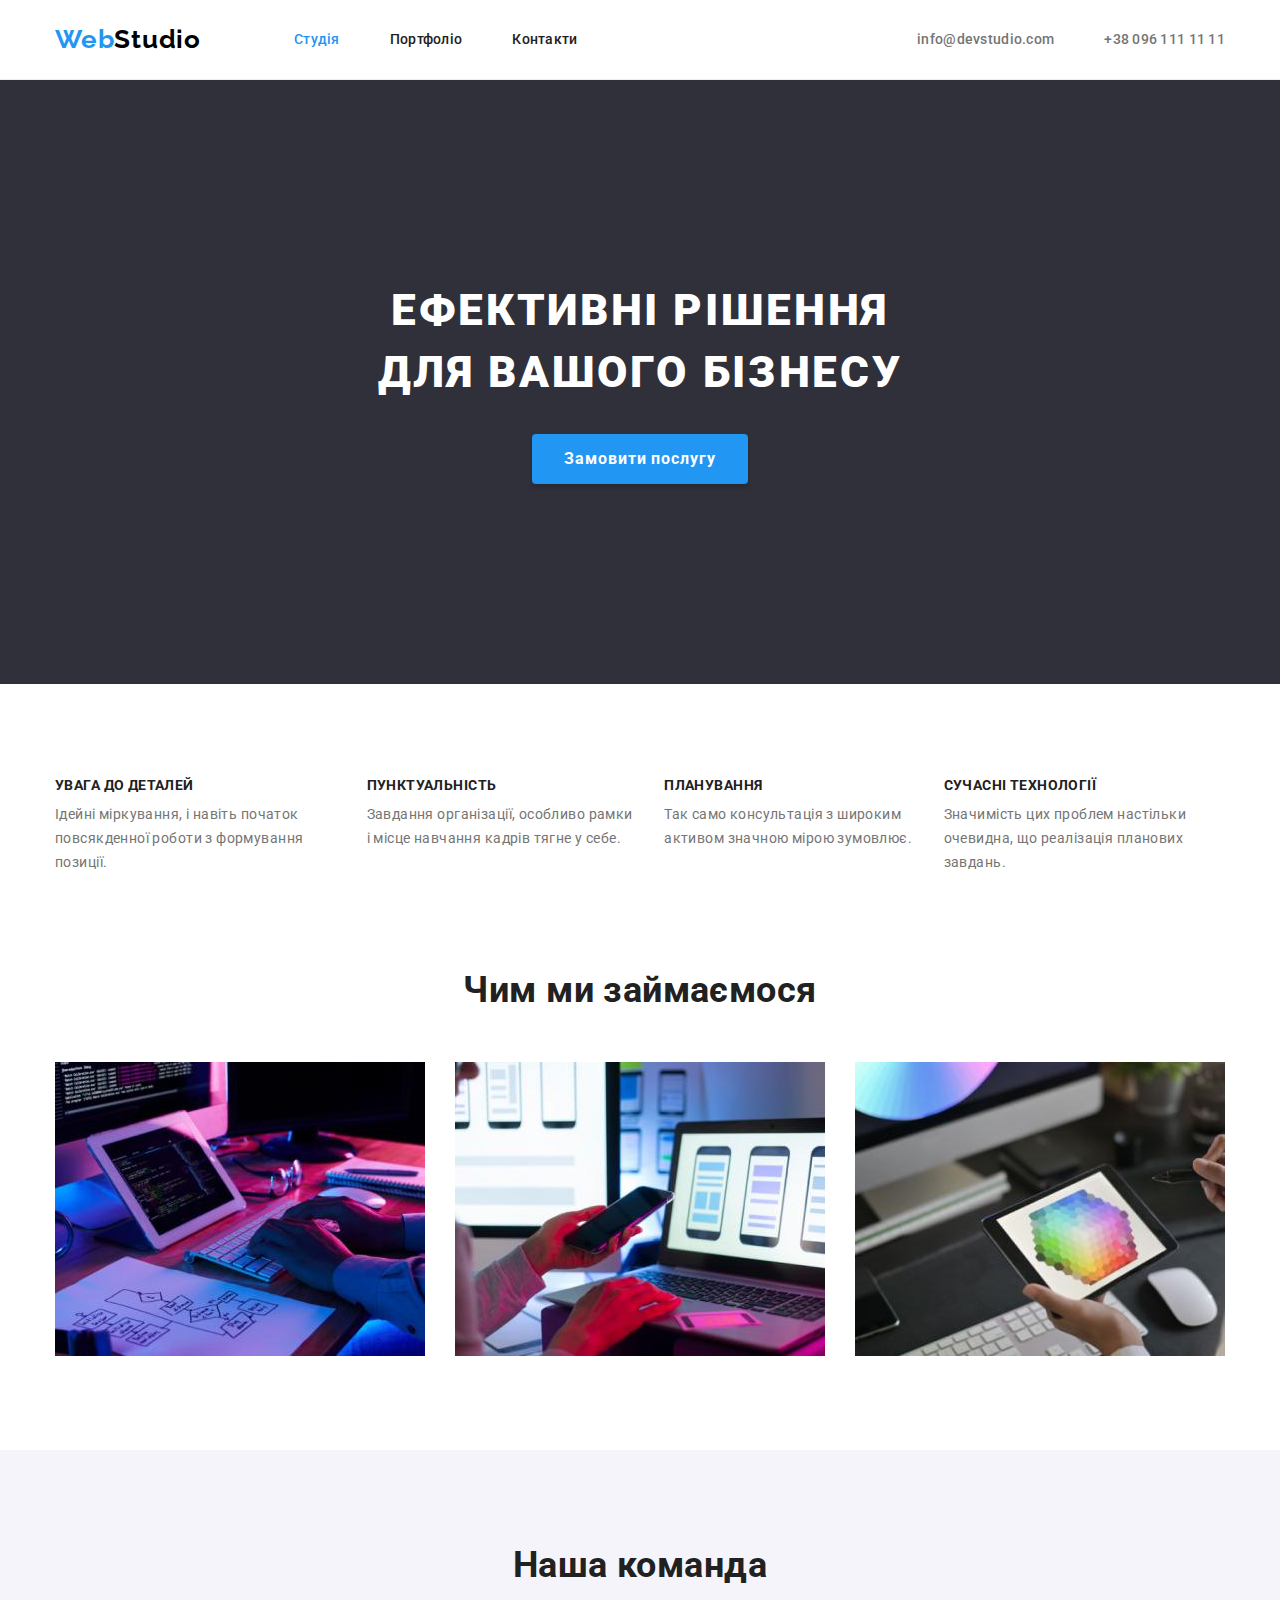
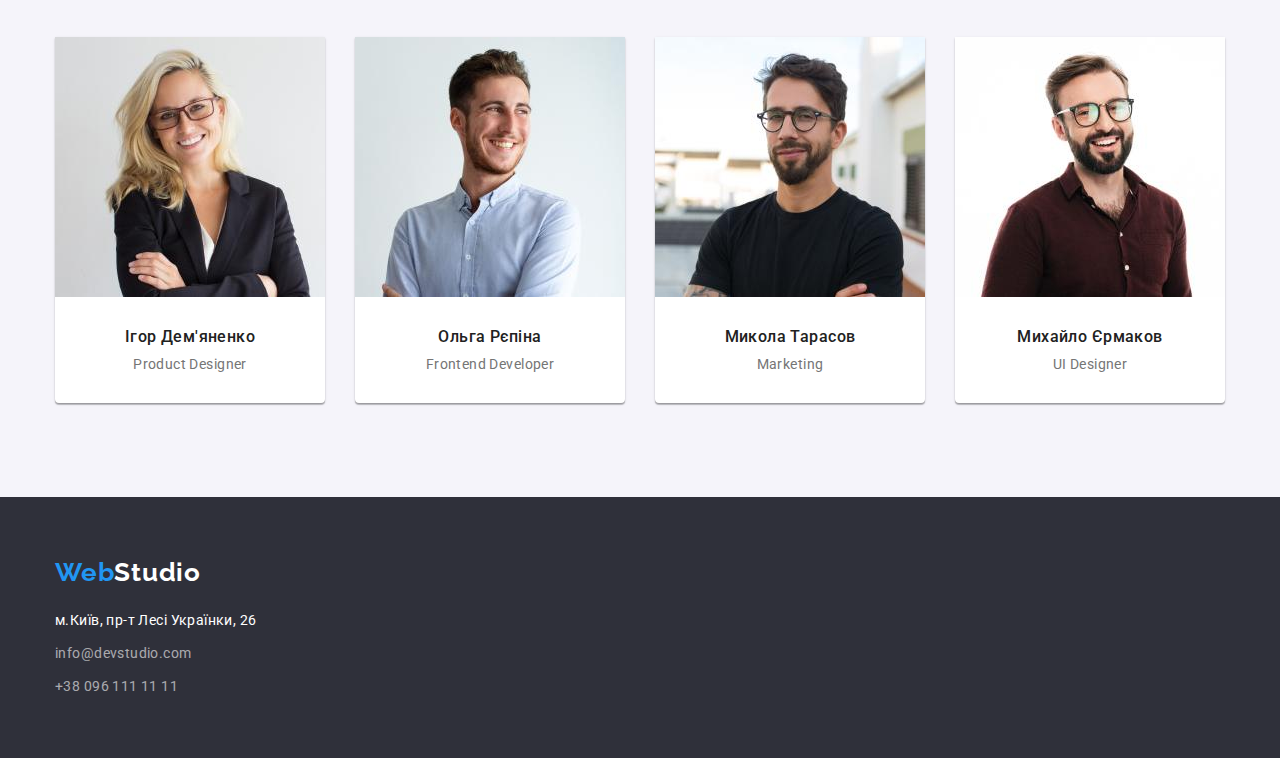
<file: index.html>
<!DOCTYPE html>
<html lang="uk">
  
  
  <head>
    <title>webstudio</title>
    <meta charset="UTF-8" />
    <meta http-equiv="X-UA-Compatible" content="IE=edge" />
    <meta name="viewport" content="width=device-width, initial-scale=1.0" />
    <link rel="preconnect" href="https://fonts.googleapis.com">
    <link rel="preconnect" href="https://fonts.gstatic.com" crossorigin>
    <link href="https://fonts.googleapis.com/css2?family=Raleway:wght@700&family=Roboto:wght@400;500;700;900&display=swap"
      rel="stylesheet"/>
    <link rel="stylesheet" href="https://cdnjs.cloudflare.com/ajax/libs/modern-normalize/1.1.0/modern-normalize.min.css
    ">
    <link rel="stylesheet" href="./css/styles.css" />
  </head>
  <body>
    
    <header class="header">
      <div class="conteiner rulles">
      <!--Nav menu-->
      
    <nav class="header-nav">
  
    <a href="./index.html" class="header-logo">Web<span class="color-logo">Studio</span></a>
  
    <ul class="header-list-nav">
            <li class="header-item"><a href="./index.html" class="header-link current">Студія</a></li>
            <li class="header-item"><a href="./portfolio.html" class="header-link">Портфоліо</a></li>
            <li class="header-item"><a href="#" class="header-link">Контакти</a></li>
          </ul>
        </nav>
  
        <!-- Contacts-->
  
        <ul class="header-list">
        <li class="header-contact">
        <a href="mailto:info@devstudio.com" class="header-mal">info@devstudio.com</a></li>
        <li class="header-contact">
        <a href="tel:+380961111111" class="header-tel">+38 096 111 11 11</a>
        </li>
        </ul>
      </div>
        </header>
      
    <main>
      
      <!--Main board-->
      <section class="main-section">
        
        <h1 class="main-title">Ефективні рішення <br>для вашого бізнесу</h1>
        <button type="button" class="main-button"><span>Замовити послугу</span></button>
      
      </section>
      
      <section class=" no-box">
        <!--Description-->
        <div class="conteiner">
        <h2 hidden class="hero">Наші переваги</h2>
        <ul class="hero-dscrpt">
          <li class="hero-list">
            <h3 class="hero-item">УВАГА ДО ДЕТАЛЕЙ</h3>
            <p class="hero-blind">
              Ідейні міркування, і навіть початок повсякденної роботи з
              формування позиції.
            </p>
          </li>
          <li class="hero-list">
            <h3 class="hero-item">ПУНКТУАЛЬНІСТЬ</h3>
            <p class="hero-blind">
              Завдання організації, особливо рамки і місце навчання кадрів тягне
              у себе.
            </p>
          </li>
          <li class="hero-list">
            <h3 class="hero-item">ПЛАНУВАННЯ</h3>
            <p class="hero-blind">
              Так само консультація з широким активом значною мірою зумовлює.
            </p>
          </li>
          <li class="hero-list">
            <h3 class="hero-item">СУЧАСНІ ТЕХНОЛОГІЇ</h3>
            <p class="hero-blind">
              Значимість цих проблем настільки очевидна, що реалізація планових
              завдань.
            </p>
          </li>
        </ul>
      </div>
      </section>
    
      <!--Items photo-->
      
      <section class="non-box">
        <div class="conteiner">
        <h2 class="hero">Чим ми займаємося</h2>
        <ul class="our-works">
          <li class="header-top">
            <img
              class="hero-photo"
              src="./img/items/img1.jpg"
              alt="набираємо текст"
              width="370"
              height="294"
            />
          </li>
          <li class="header-top">
            <img
              class="hero-photo"
              src="./img/items/img2.jpg"
              alt="фотосесії"
              width="370"
              height="294"
            />
          </li>
          <li class="header-top">
            <img
              class="hero-photo"
              src="./img/items/img3.jpg"
              alt="ремонтуємо техніку"
              width="370"
              height="294"
            />
          </li>
        </ul>
      </div>
      </section>
    
      <!--Blue color workers-->
     
      <section class="section">
        <div class="conteiner">
        <!--Portrait photo-->
        <h2 class="hero-section">Наша команда</h2>
        <ul class="section-list">
          <li class="hero-li">
            <img class="hero-photo"
              src="./img/portrait/img1.jpg"
              alt="Ігор Дем'яненко"
              width="270"
              height="260"
            />
            <h3 class="hero-people">Ігор Дем'яненко</h3>
            <p lang="en" class="hero-title">Product Designer</p>
          </li>
          <li class="hero-li">
            <img class="hero-photo"
              src="./img/portrait/img2.jpg"
              alt="Ольга Рєпіна"
              width="270"
              height="260"
            />
            <h3 class="hero-people">Ольга Рєпіна</h3>
            <p lang="en" class="hero-title">Frontend Developer</p>
          </li>
          <li class="hero-li">
            <img class="hero-photo"
              src="./img/portrait/img3.jpg"
              alt="Микола Тарасов"
              width="270"
              height="260"
            />
            <h3 class="hero-people">Микола Тарасов</h3>
            <p lang="en" class="hero-title">Marketing</p>
          </li>
          <li class="hero-li">
            <img class=""
              src="./img/portrait/img4.jpg"
              alt="sМихайло Єрмакоh3"
              width="270"
              height="260"
            />
            <h3 class="hero-people">Михайло Єрмаков</h3>
            <p lang="en" class="hero-title">UI Designer</p>
          </li>
        </ul>
      </div>
      </section>
       
    
    </main>
    
    <footer class="footer">
      <div class="conteiner"> 
        <a href="./index.html" class="footer-logo">
          Web<span class="color-footer">Studio</span></a
        >
        <address class="adress-footer">
          <ul class="footer-list">
            <li class="footer-item bot">
              <a
                href="https://goo.gl/maps/juvtHiytcNgh8N4bA"
                class="footer-link li"
                target="_blank"
                rel="noopener norefferer nofollow"
                >м.Київ, пр-т Лесі Українки, 26</a
              >
            </li>
            <li class="footer-item bot">
              <a href="mailto:info@devstudio.com" class="footer-mal li"
                >info@devstudio.com</a
              >
            </li>
            <li class="footer-item">
              <a href="tel:+380961111111" class="footer-tel">+38 096 111 11 11</a>
            </li>
          </ul>
        </address>
      </div>
    </footer>
  
  </body>
</html>
</file>
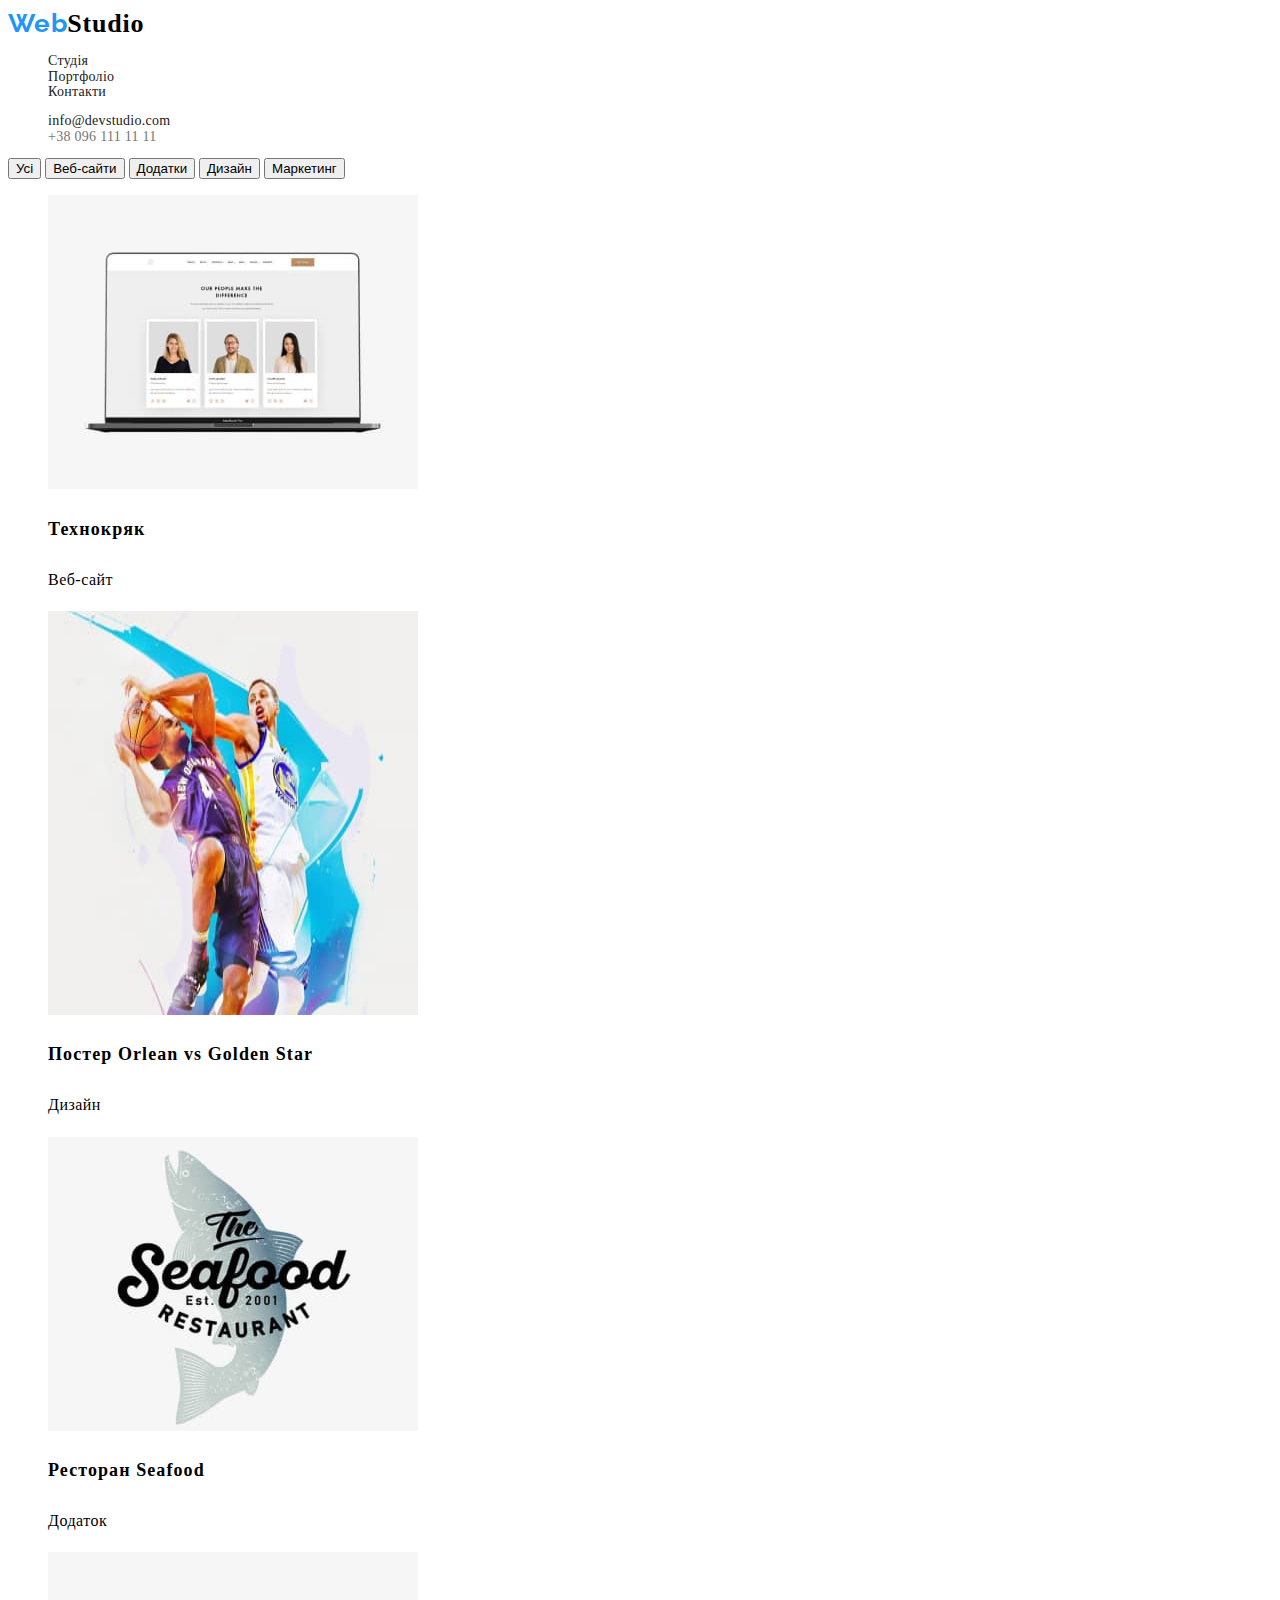
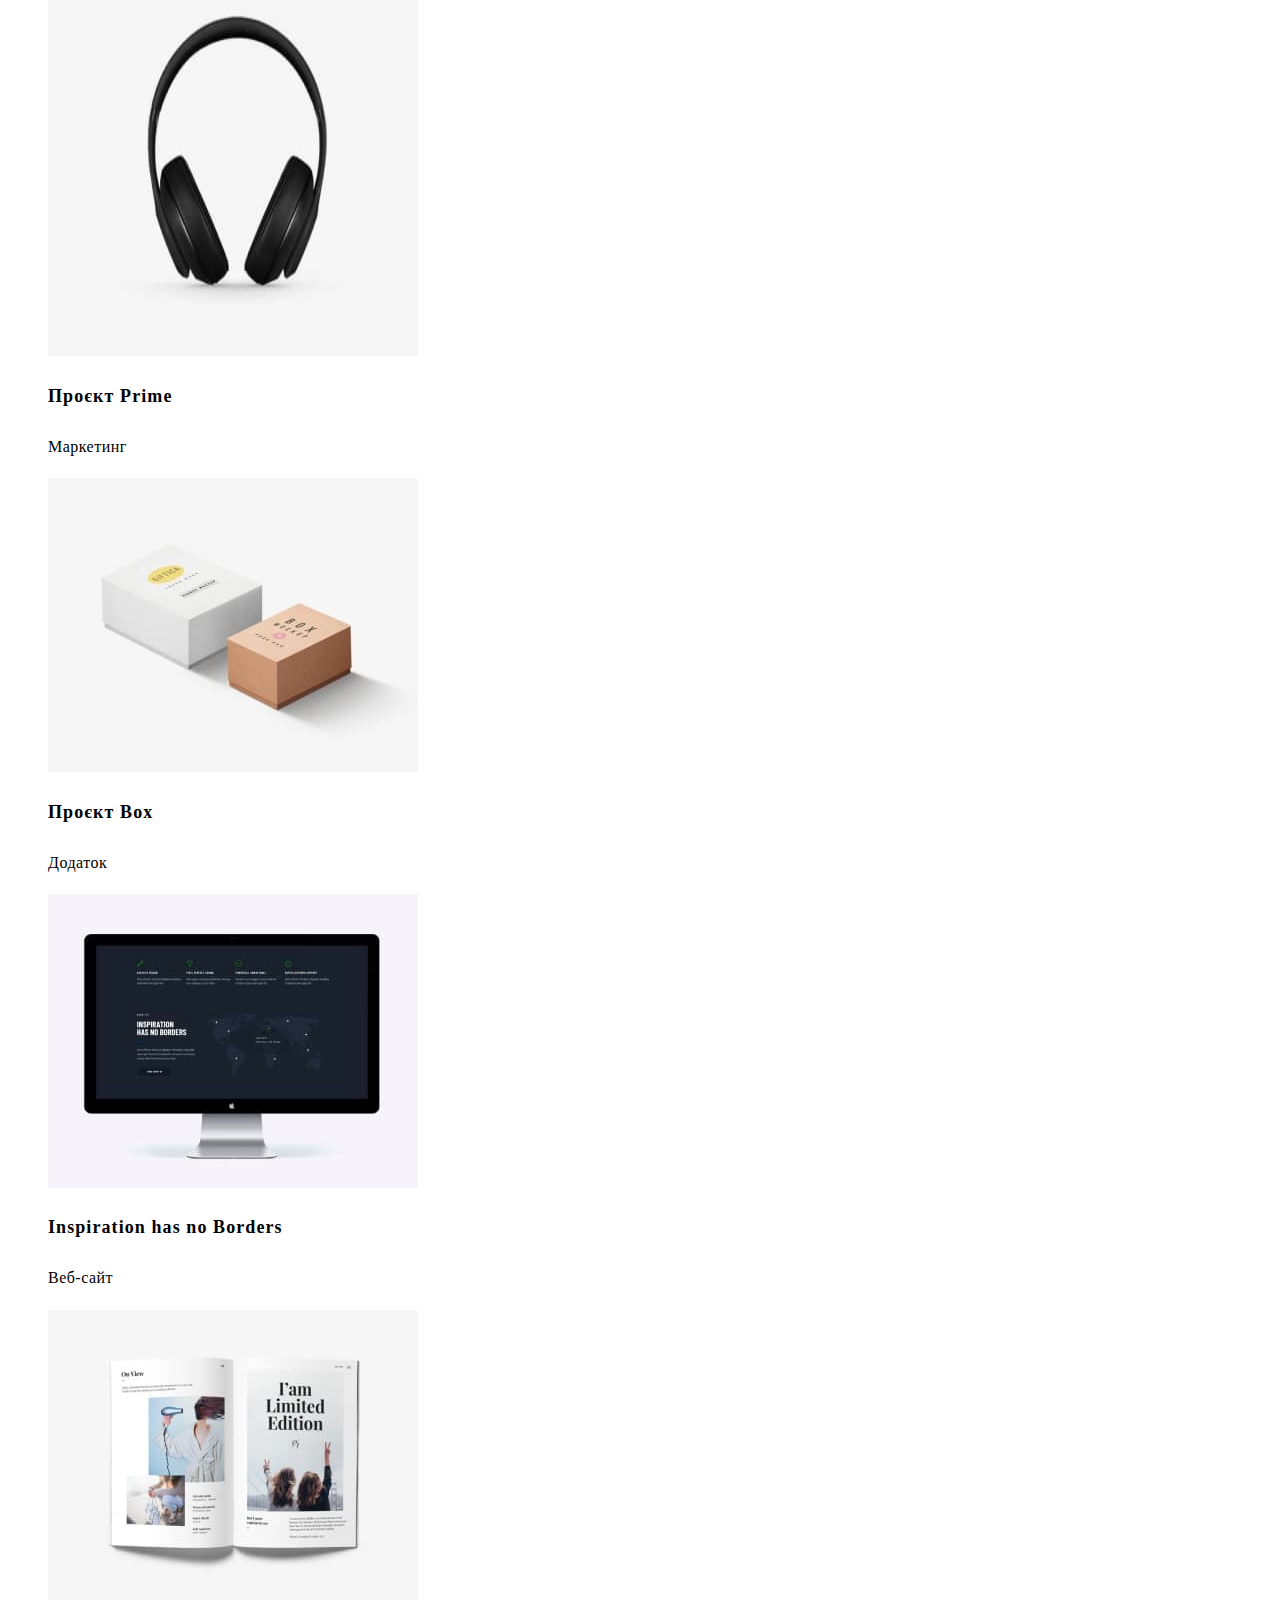
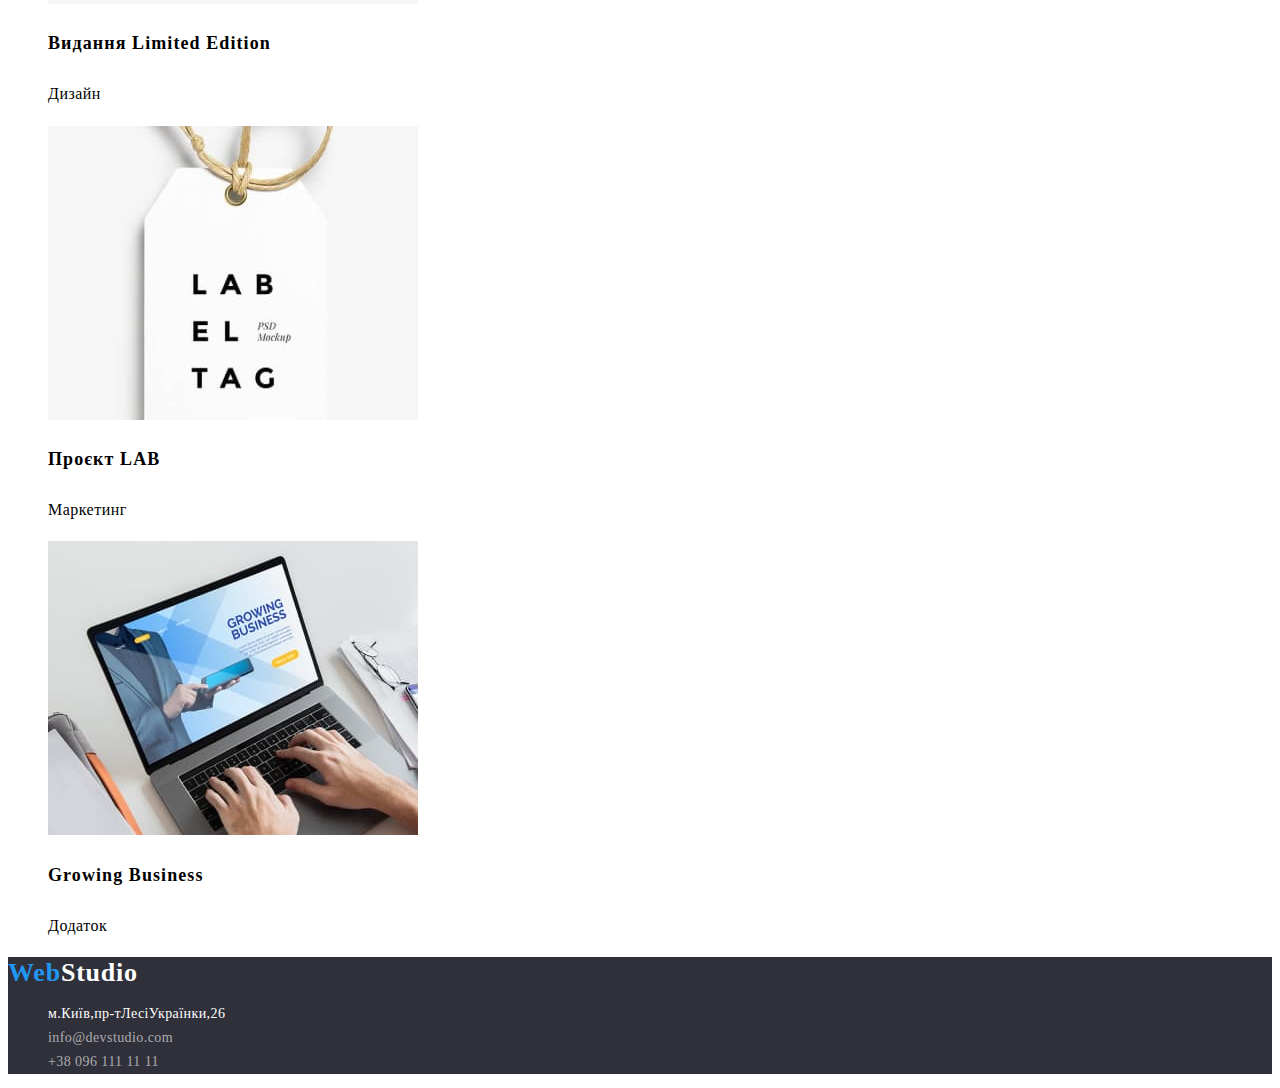
<file: index2.html>
<!DOCTYPE html>
<html lang="en">
 <head>
    <link rel="stylesheet" href="./css/styles2.css"/>
    <meta charset="UTF-8">
    <meta http-equiv="X-UA-Compatible" content="IE=edge">
    <meta name="viewport" content="width=device-width, initial-scale=1.0">
    <link rel="preconnect" href="https://fonts.gstatic.com" crossorigin />
    <link
      href="https://fonts.googleapis.com/css2?family=Raleway:ital,wght@1,700&family=Roboto:wght@400;500;700;900&display=swap"
      rel="stylesheet"/>
    <title>Document</title>
</head>
<body>
    <header>
        <header class="header">
            <nav class="header-nav">
              <a href="./index.html" class="header-logo">
                Web<span class="color-logo">Studio</span></a>
              <ul class="header-list">
                <li class="header-item"><a href="../goit-markup-hw-02/index.html" class="header-link link">Студія</a></li>
                <li class="header-item">
                  <a href="" class="header-link link">Портфоліо</a>
                </li>
                <li class="header-item">
                  <a href="" class="header-link link">Контакти</a>
                </li>
              </ul>
            </nav>
            <ul class="header-list">
              <li class="header-contact">
                <a href="mailto:info@devstudio.com" class="header-mal"
                  >info@devstudio.com</a
                >
              </li>
              <li class="header-contact">
                <a href="tel:+380961111111" class="header-tel">+38 096 111 11 11</a>
              </li>
            </ul>
    </header>
    <!--Main-->
        <h1 hidden>Портфоліо</h1>
     <div>
        <button type="button" class="main-button"><span class="color-button" >Усі</span></button>
        <button type="button" class="main-button">Веб-сайти</button>
        <button type="button" class="main-button">Додатки</button>
        <button type="button" class="main-button">Дизайн</button>
        <button type="button" class="main-button">Маркетинг</button>
     </div>
        <h2 hidden>Приклади</h2>
     <section>
        <ul class="header-item">
            <li class="header-list">
            <img src="./img/portfolio/img1.jpg" alt="робимо верстку сайтів " width="370" height="294"/>
            <h3  src="./img/portfolio/img2.jpg" alt="Малюнки" width="370" height="404"/>
            <h3 class="title-item">Технокряк</h3>
            <p class="title-cat">Веб-сайт</p>
            </li>
            <li class="header-list">
                <img src="./img/portfolio/img2.jpg" alt="Малюнки" width="370" height="404"/>
                <h3 class="title-item">Постер <span lang="en">Orlean vs Golden Star</span></h3>
                <p class="title-cat">Дизайн</p>
            </li>
            <li class="header-list"> 
                <img src="./img/portfolio/img3.jpg" alt="додаток" width="370" height="294"/>
                <h3 class="title-item">Ресторан <span lang="en">Seafood</span></h3>
                <p class="title-cat">Додаток</p>

            </li>
            <li class="header-list"> 
                <img src="./img/portfolio/img4.jpg" alt="просування" width="370" height="404"/>
                <h3 class="title-item">Проєкт <span lang="en">Prime</span></h3>
                <p class="title-cat">Маркетинг</p>
                </li>
            <li class="header-list"> 
                <img src="./img/portfolio/img5.jpg" alt="Маркетинг" width="370" height="294"/>
                <h3 class="title-item">Проєкт <span lang="en>">Box</span></h3>
                <p class="title-cat">Додаток</p>
            </li>
            <li class="header-list">
                <img src="./img/portfolio/img6.jpg" alt="Сайт" width="370" height="294"/>
                <h3 lang="en" class="title-item"> Inspiration has no Borders</h3>
                <p class="title-cat">Веб-сайт</p>
            </li>
            <li class="header-list">
                <img src="./img/portfolio/img7.jpg" alt="Книга" width="370" height="294"/>
                <h3 class="title-item">Видання <span lang="en">Limited Edition</span> </h3>
                <p class="title-cat">Дизайн</p>
            </li>
            <li class="header-list">
                <img src="./img/portfolio/img8.jpg" alt="Проєкт" width="370" height="294"/>
                <h3 class="title-item">Проєкт <span lang="en">LAB</span> </h3>
                <p class="title-cat">Маркетинг</p>
            </li>
            <li class="header-list">
                <img src="./img/portfolio/img9.jpg" alt="додаток" width="370" height="294"/>
                <h3 lang="en" class="title-item">Growing Business</h3>
                <p class="title-cat">Додаток</p>
            </li>
        </ul>
     </section>
     <footer class="footer">
        <!--Contact information-->
        <a href="./index.html" class="type-footer"> Web<span class="color-footer">Studio</span></a>
        <address>
          <ul class="footer-list">
            <li footer-item>
              <a
                href="https://goo.gl/maps/juvtHiytcNgh8N4bA" class="footer-link"
                target="_blank"
                rel="noopener norefferer nofollow"
                >м.Київ,пр-тЛесіУкраїнки,26</a
              >
            </li>
            <li class="footer-item"><a href="mailto:info@devstudio.com" class="footer-mal">info@devstudio.com</a></li>
            <li class="footer-item"><a href="tel:+380961111111" class="footer-tel">+38 096 111 11 11</a></li>
          </ul>
        </address>
      </footer>
</body>
</html>
</file>
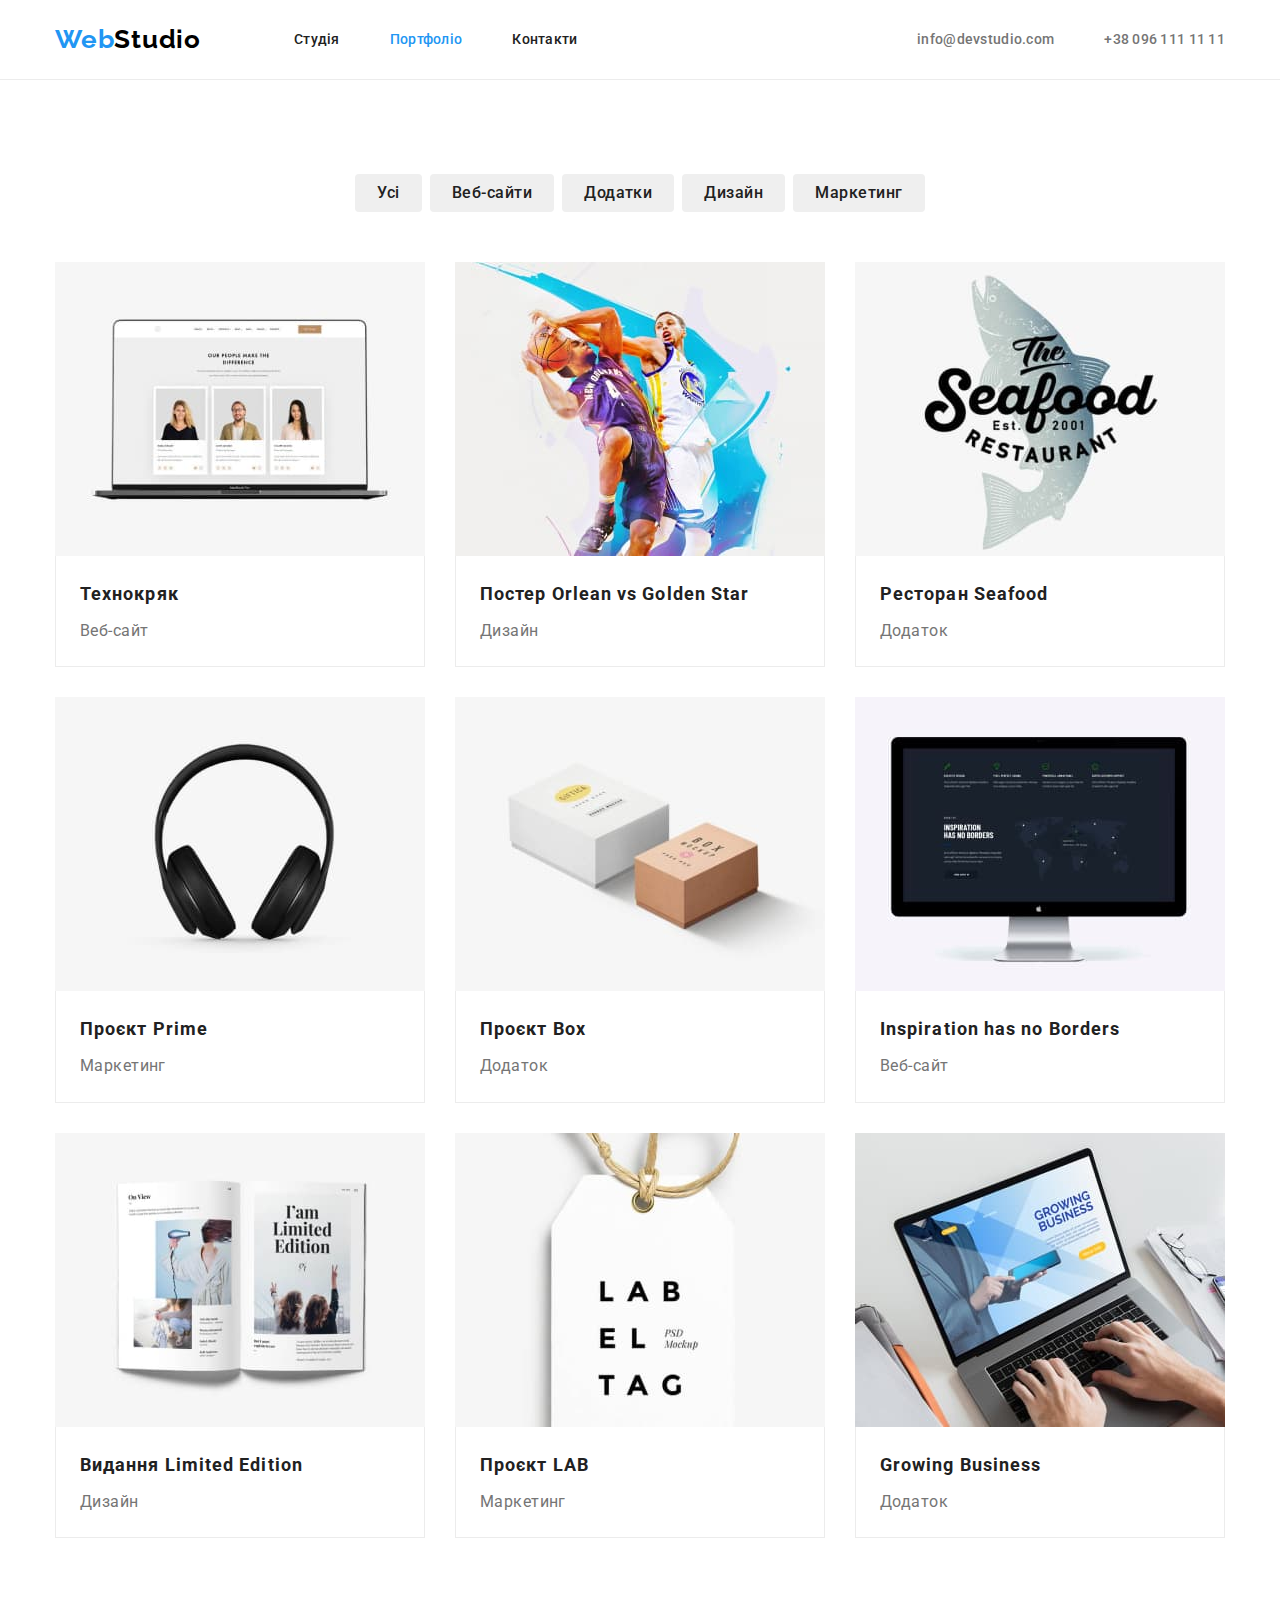
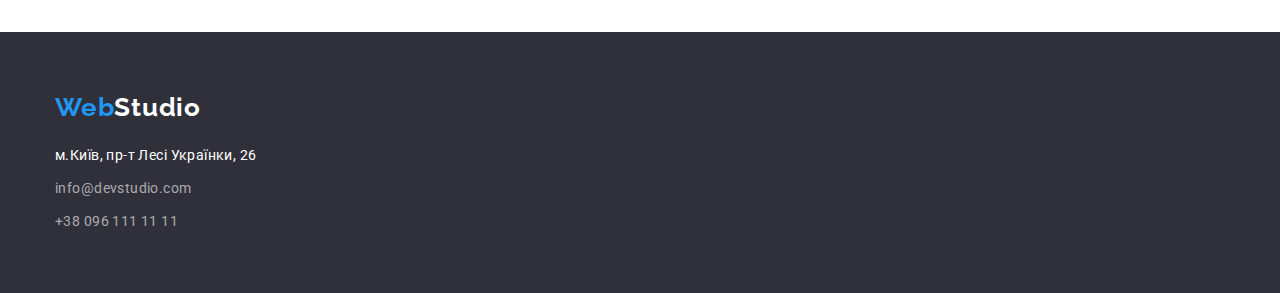
<file: portfolio.html>
<!DOCTYPE html>
<html lang="uk">
  <head>
   
    
    <title>portfolio</title>
    <meta charset="UTF-8" />
    <meta http-equiv="X-UA-Compatible" content="IE=edge" />
    <meta name="viewport" content="width=device-width, initial-scale=1.0" />
    <link rel="preconnect" href="https://fonts.googleapis.com" />
    <link rel="preconnect" href="https://fonts.gstatic.com" crossorigin />
    <link href="https://fonts.googleapis.com/css2?family=Raleway:wght@700&family=Roboto:wght@400;500;700;900&display=swap"
    rel="stylesheet"/>
    <link rel="stylesheet" href="https://cdnjs.cloudflare.com/ajax/libs/modern-normalize/1.1.0/modern-normalize.min.css
    ">
    <link rel="stylesheet" href="./css/styles.css"/>
  </head>
  <body class="body">
    
      <header class="header">
        <div class="conteiner rulles">
        <!--Nav menu-->
        
      <nav class="header-nav">
    
      <a href="./index.html" class="header-logo">Web<span class="color-logo">Studio</span></a>
    
      <ul class="header-list-nav">
              <li class="header-item"><a href="./index.html" class="header-link">Студія</a></li>
              <li class="header-item"><a href="./portfolio.html" class="header-link current ">Портфоліо</a></li>
              <li class="header-item"><a href="index.html" class="header-link">Контакти</a></li>
            </ul>
          </nav>
    
          <!-- Contacts-->
    
          <ul class="header-list">
          <li class="header-contact">
          <a href="mailto:info@devstudio.com" class="header-mal">info@devstudio.com</a></li>
          <li class="header-contact">
          <a href="tel:+380961111111" class="header-tel">+38 096 111 11 11</a>
          </li>
          </ul>
        </div>
          </header>
        
    
    <!--Main-->
    <main>
      
      <section class="main-portfolio">
        <div class="conteiner">
        <h1 hidden>Приклади</h1>
        
        <ul class="btn-group">
          <li class="button-item">
            <button type="button" class="main-buttonp">Усі</button>
          </li>
          <li class="button-item">
            <button type="button" class="main-buttonp">Веб-сайти</button>
          </li>
          <li class="button-item">
            <button type="button" class="main-buttonp">Додатки</button>
          </li>
          <li class="button-item">
            <button type="button" class="main-buttonp">Дизайн</button>
          </li>
          <li class="button-item">
            <button type="button" class="main-buttonp">Маркетинг</button>
          </li>
        </ul>
        
        
          
        <ul class="header-first">
          <li class="header-content">
            <a href="./index.html"
              ><img
                src="./img/portfolio/img1.jpg"
                alt="робимо верстку сайтів "
                width="370"
                height="294"/>
              <div class="border"><h2 class="title-item">Технокряк</h2>
              <p class="title-cat">Веб-сайт</p></div></a>
          </li>
        
          
          <li class="header-content">
            <a href="./index.html"
              ><img
                src="./img/portfolio/img2.jpg"
                alt="Малюнки"
                width="370"
                height="294"
              />
              <div class="border"><h2 class="title-item">
                Постер <span lang="en">Orlean vs Golden Star</span>
              </h2>
              <p class="title-cat">Дизайн</p></div></a
            >
          </li>
        
          
          <li class="header-content">
            <a href="./index.html"
              ><img
                src="./img/portfolio/img3.jpg"
                alt="додаток"
                width="370"
                height="294"
              />
              <div class="border"><h2 class="title-item">
                Ресторан <span lang="en">Seafood</span>
              </h2>
              <p class="title-cat">Додаток</p></div></a
            >
          </li>
          

         
          <li class="header-content">
            <a href="./index.html"
              ><img
                src="./img/portfolio/img4.jpg"
                alt="просування"
                width="370"
                height="294"
              />
              <div class="border"><h2 class="title-item">Проєкт <span lang="en">Prime</span></h2>
              <p class="title-cat">Маркетинг</p></div></a
            >
          </li>
        
          
          <li class="header-content">
            <a href="./index.html"
              ><img
                src="./img/portfolio/img5.jpg"
                alt="Маркетинг"
                width="370"
                height="294"
              />
              <div class="border"><h2 class="title-item">Проєкт <span lang="en>">Box</span></h2>
              <p class="title-cat">Додаток</p></div></a>
          </li>
        
          
          <li class="header-content">
            <a href="./index.html"
              ><img
                src="./img/portfolio/img6.jpg"
                alt="Сайт"
                width="370"
                height="294"
              />
              <div class="border"><h2 lang="en" class="title-item">Inspiration has no Borders</h2>
              <p class="title-cat">Веб-сайт</p></div></a>
          </li>
        

       
          <li class="header-content">
            <a href="./index.html"
              ><img
                src="./img/portfolio/img7.jpg"
                alt="Книга"
                width="370"
                height="294"
              />
              <div class="border"><h2 class="title-item">
                Видання <span lang="en">Limited Edition</span>
              </h2>
              <p class="title-cat">Дизайн</p></div></a>
          </li>
        
          
          <li class="header-content">
            <a href="./index.html"
              ><img
                src="./img/portfolio/img8.jpg"
                alt="Проєкт"
                width="370"
                height="294"
              />
              <div class="border"><h2 class="title-item">Проєкт <span lang="en">LAB</span></h2>
              <p class="title-cat">Маркетинг</p></div></a>
          </li>
        
          
          <li class="header-content">
            <a href="./index.html"><img src="./img/portfolio/img9.jpg"
                alt="додаток"
                width="370"
                height="294"
              />
              <div class="border"><h2 lang="en" class="title-item">Growing Business</h2>
              <p class="title-cat">Додаток</p></div></a>
          </li>
        </ul>
         
        
      </div> 
      </section>
      
    </main>
  
    <footer class="footer">
      <div class="conteiner"> 
        <a href="./index.html" class="footer-logo">
          Web<span class="color-footer">Studio</span></a
        >
        <address class="adress-footer">
          <ul class="footer-list">
            <li class="footer-item bot">
              <a
                href="https://goo.gl/maps/juvtHiytcNgh8N4bA"
                class="footer-link"
                target="_blank"
                rel="noopener norefferer nofollow"
                >м.Київ, пр-т Лесі Українки, 26</a
              >
            </li>
            <li class="footer-item bot">
              <a href="mailto:info@devstudio.com" class="footer-mal"
                >info@devstudio.com</a
              >
            </li>
            <li class="footer-item">
              <a href="tel:+380961111111" class="footer-tel">+38 096 111 11 11</a>
            </li>
          </ul>
        </address>
      </div>
    </footer>
  </body>
</html>
</file>
<file: css/styles.css>
:root {
  --primary-color: #2196f3;
  --simple-color: #000000;
  --secondary-color: #757575;
  --mainsection-clor: #2f303a;
  --item-color: #212121;
  --background-color: #2f303a;
  --whole-white-color:#ffffff;
  --fotter-color: rgba(255, 255, 255, 0.6);
  --hero-bck-cloror:#F5F4FA;
  --focus-color:#188CE8;
  --solid: #ECECEC;
}






body {
  font-family: "Roboto", sans-serif;
  font-size: 14px;
line-height: 1.7;
letter-spacing: 0.03em;
color:var(--secondary-color);
background-color:var(--whole-white-color);
}



h1,h2,h3,h4,h5,h6,p,ul {
  margin: 0;
  padding: 0;
}

/* Css Header */ 
.header-logo {
  color: var(--primary-color);
  font-family: "Raleway",sans-serif;
  font-weight: 700;
  font-size: 26px;
  line-height: 1.2;
  letter-spacing: 0.03em;
  margin-right: 93px;
  text-decoration: none;
  }
  
.conteiner{
width: 1200px;
margin:0 auto;
padding-left: 15px;
padding-right: 15px;
}

.conteiner.rulles{
  display: flex;
  align-items: center;
}

  .header { 
      border-bottom: 1px solid var(--solid); 
  }

     .header-list {
      display: flex;
      gap: 50px;
      list-style: none;
      margin-left: auto;
      
     }
  
     .header-item{
      font-family: "Roboto",sans-serif;
      font-weight: 500;
      font-size: 14px;
      line-height: 1.1;
      letter-spacing: 0.03em;
     }
     .header-list-nav{
      display: flex;
      gap: 50px;
      list-style-type: none;
      padding-right:auto;
     }
  
     .header-nav {
      display: flex;
      align-items: center;
  }
  .color-logo {
    color: var(--simple-color);
      font-family: "Raleway",sans-serif;
  font-weight: 700;
  font-size: 26px;
  line-height: 1.192;
  letter-spacing: 0.03em;
  text-decoration: none;
  }
  
  
  .header-link {
    display: block;
    padding: 32px 0;
  color: var(--item-color);
  font-weight: 500;
  font-size: 14px;
  line-height: 1.1;
  letter-spacing: 0.02em;
  text-decoration: none;
  }
  .header-mal, .header-tel{
    font-weight: 500;
    font-size: 14px;
    line-height: 1.142;
    letter-spacing: 0.02em;
    color: var(--secondary-color);
    text-decoration: none;
}
  
   .header-link:hover{
      color: var(--primary-color);
  }
  
  .header-mal:hover{
    color: var(--primary-color);
}
.header-tel:hover{
    color: var(--primary-color);
}

  .header-link:focus{
    color:var(--focus-color)
  }

  .header-mal:focus{
    color:var(--focus-color)
  }

  .header-tel:focus{
    color:var(--focus-color)
  }

  .current{
    color: var(--primary-color);
  }

/*STDIO START!!!!!!!!!!!!!!!!!!!!!!!!!!!!!!!!!!!!!!!!!!!!!!!!!!!!!!!!!!!!!!!!!!!!!!!!!!!!!!!!!!!!!!!!!!!!!!!!!!!!!!!!!!!!!!!!!!!!!!!!!!!!!!!!!!!!!!!!!!!!!!!!*/


h1,h2,h3,h4,h5,h6,p,ul
 {
  margin: 0;
  padding: 0;
}


.main-button:hover {
  background-color:var(--focus-color);
  color: var(--whole-white-color);
}
 
.main-button a:focus{
  color:var(--focus-color);
  box-shadow: 0px 4px 4px rgba(0, 0, 0, 0.15);
}



.main-button{
  font-family: inherit;
  font-weight: 700;
  font-size: 16px;
  line-height: 1.9;
  letter-spacing: 0.06em;
  background-color: var(--primary-color);
box-shadow: 0px 4px 4px rgba(0, 0, 0, 0.15);
border-radius: 4px;
padding:10px 32px;
border: none;
cursor: pointer;
margin-top: 30px;
color: var(--whole-white-color);
}




.main-section {
  background-color: var(--mainsection-clor);
  color:var(--whole-white-color);
  text-align: center;
  padding-top: 200px;
  padding-bottom: 200px;  
}

.main-title {
  text-transform: uppercase;
  text-align: center;
  font-weight: 900;
  font-size: 44px;
  line-height: 1.4;
  letter-spacing: 0.06em;
}


.header-top {
  text-decoration: none;
  list-style: none;
}




.no-box{
  padding-top: 94px;
  padding-bottom: 94px;
}

.non-box{
  margin: 0 auto;
  padding-bottom: 94px;

}



.hero-item {
  color:var(--item-color);
  font-weight: 700;
  font-size: 14px;
  line-height: 1.1;
  text-transform: uppercase;
  margin-bottom: 10px;
}

.hero-list {
  text-decoration: none;
  list-style: none;
  margin: 0 auto;
  
}

 .section {
 
  background-color:var(--hero-bck-cloror);
  padding-bottom: 94px;
  padding-top: 94px;
  
  
  
}




.hero {
  color: var(--item-color);
  font-weight: 700;
  font-size: 36px;
  line-height: 1.2;
  text-align: center;
  margin-bottom:50px;
  

}





.our-works{
display: flex;
 gap: 30px;
 
}

.hero-dscrpt{
    display: flex;
  gap: 30px;
}
.hero-section {
  color: var(--item-color);
  font-weight: 700;
  font-size: 36px;
  line-height: 1.2;
  text-decoration: none;
  text-align: center;
  margin-bottom:50px;
}

.hero-people {
  font-weight: 500;
  font-size: 16px;
  line-height: 1.2;
  color:var(--item-color);
  text-align: center;
  padding-top: 30px;
  margin-bottom: 10px
 
}


.hero-title {
    line-height: 1.2;
  color: var(--secondary-color);
  text-align: center;
  padding-bottom: 30px;
}


.hero-photo{
  display: block;
}

.section-list {
  text-decoration: none;
  display: flex;
  gap: 30px;

  
}

.hero-li {
  text-decoration: none;
  list-style: none;
  background:var(--whole-white-color);
  box-shadow: 0px 1px 3px rgba(0, 0, 0, 0.12), 0px 1px 1px rgba(0, 0, 0, 0.14), 0px 2px 1px rgba(0, 0, 0, 0.2);
  border-radius: 0px 0px 4px 4px;
  
}





/*PORTFOLIO  START !!!!!!!!!!!!!!!!!!!!!!!!!!!!!!!!!!!!!!!!!!!!!!!!!!!!!!!!!!!!!!!!!!!!!!!!!!!!!!!!!!!!!!!!!!!!!!!!!!!!!!!!!!!!!!!!!!!!!!!!!!!!!!!!!!!!!!!!!!!*/





img{
  display: block;
}

.main-buttonp:hover,
.main-buttonp:focus  {
  background-color: var(--primary-color);
  color:var(--whole-white-color)
  box-shadow: 0px 3px 1px rgba(0, 0, 0, 0.1), 0px 1px 2px rgba(0, 0, 0, 0.08), 0px 2px 2px rgba(0, 0, 0, 0.12);
color: var(--whole-white-color);
}


.btn-group{
  display: flex;
  gap: 8px;
  justify-content: center;
  margin-bottom:50px;
}

.main-buttonp{
font-family: inherit;
font-weight: 500;
font-size: 16px;
line-height: 1.6;
text-align: center;
letter-spacing: 0.03em;
border-radius: 4px;
color:var(--item-color);
border: none;
padding: 6px 22px;
cursor: pointer;
}




.main-portfolio{
  padding-top: 94px;
  padding-bottom: 94px;
}



.button-item{
  font-style: normal;
  list-style: none;
color:var(--item-color);
cursor: pointer;
}




.border{
  
  background: var(--whole-white-color);
border: 1px solid var(--solid);
padding:20px 24px;
border-top: none;
 }


.header-first {
 flex-wrap: wrap;
 display: flex;
 gap: 30px;
}


.header-content {
  list-style: none;
 }

.header-content:nth-child(3n){
  margin-right: 0;
}

.header-content:nth-last-child(-n + 3) {
  margin-bottom: 0;
}

.header-content a{
  text-decoration: none;
}


.title-item {
font-weight: 700;
font-size: 18px;
line-height: 2;
letter-spacing: 0.06em;
 color:var(--item-color);
margin-bottom: 4px;
}


.title-cat {
  color: var(--secondary-color);
  font-size: 16px;
  line-height: 1.9;
 }




/*PORTFOLIO  END !!!!!!!!!!!!!!!!!!!!!!!!!!!!!!!!!!!!!!!!!!!!!!!!!!!!!!!!!!!!!!!!!!!!!!!!!!!!!!!!!!!!!!!!!!!!!!!!!!!!!!!!!!!!!!!!!!!!!!!!!!!!!!!!!!!!!!!!!!*/




 

.footer {
  background-color: var(--background-color);
  padding-bottom: 60px;
  padding-top: 60px;
}

.adress-footer{
  margin-top: 20px;
}
.footer-logo{
  color: var(--primary-color);
  font-family: "Raleway",sans-serif;
  font-weight: 700;
  font-size: 26px;
  line-height: 1.2;
  letter-spacing: 0.03em;
  text-decoration: none;
}

.color-footer {
  color:var(--whole-white-color);
}

.footer-list {
  font-style: normal;
  list-style: none;
}
.footer-item {
  color: var(--fotter-color);
  
  
}

.footer-item a:hover {
  color: var(--primary-color);
}

.footer-item a:focus{
  color: var(--focus-color);
}

.footer-link {
  text-decoration: none;
  list-style-type: none;
  color:var(--whole-white-color);
}

.footer-mal{
  text-decoration: none;
  list-style: none;
  color:var(--fotter-color);

}
.footer-tel {
  text-decoration: none;
  list-style: none;
  color:var(--fotter-color);
}

.footer-item.bot{
  margin-bottom :9px;
}
</file>
<file: css/styles2.css>
:root {
  --primary-color: #2196f3;
  --simple-color: #000000;
  --secondary-color: #757575;
  --mainsection-clor: #2f303a;
  --item-color: #212121;
  --background-color: #2f303a;
}
@font-face {
  font-family: "Ralewey" sans-serif;
  src: url(../Fonts/Raleway/static/Raleway-Bold.ttf);
}
@font-face {
  font-family: "Roboto-black" sans-serif;
  src: url(../Fonts/Roboto/Roboto-Black.ttf);
}
@font-face {
  font-family: Roboto-regular sans-serif;
  src: url(../Fonts/Roboto/Roboto-Regular.ttf);
}
@font-face {
  font-family: "Roboto-bold" sans-serif;
  src: url(../Fonts/Roboto/Roboto-Bold.ttf);
}
@font-face {
  font-family: " Roboto-medium" sans-serif;
  src: url(../Fonts/Roboto/Roboto-Medium.ttf);
}

/*@font-family: 'Raleway', sans-serif;

@font-family: 'Roboto', sans-serif;*/

a {
  text-decoration: none;
  color: inherit;
}

.body {
  background-color: #ffffff;
}

.header {
}
.header-nav {
}
.color-logo {
  color: var(--simple-color);
  font-family: "Ralewey";
  font-weight: 700;
  font-size: 26px;
  line-height: 1.2;
  letter-spacing: 0.03em;
}

.header-logo {
  color: var(--primary-color);
  text-decoration: none;
  list-style: none;
  font-family: "Raleway";
  font-style: normal;
  font-weight: 700;
  font-size: 26px;
  line-height: 1.2;
  letter-spacing: 0.03em;
}

.header-item a {
  color: var(--item-color);
  font-family: "Roboto-medium";
  font-weight: 500;
  font-size: 14px;
  line-height: 1.1x;
  letter-spacing: 0.02em;
  text-decoration: none;
}

.header-item a:hover {
  color: var(--primary-color);
}

.link {
  text-decoration: none;
  color: #000000;
  list-style: none;
}

.header-list {
  list-style-type: none;
  font-family: "Roboto-medium";
  font-weight: 500;
  font-size: 14px;
  line-height: 1.1;
  letter-spacing: 0.03em;
}

.header-mal {
  color: var(--item-color);
}

.header-tel {
  text-decoration: none;
  color: var(--secondary-color);
}

.header-contact {
  text-decoration: none;
  list-style: none;
  color: var(--secondary-color);
  font-family: "Roboto-medium";
  font-weight: 500;
  font-size: 14px;
  line-height: 1.1;
  letter-spacing: 0.02em;
}
.header-contact a:hover {
  color: var(--primary-color);
}

.main-button:hover {
  background-color: var(--primary-color);
  transition: all 0.3s ease;
  font-family: "Roboto-medium";
  font-weight: 500;
  font-size: 16px;
  line-height: 1.6;
  letter-spacing: 0.03em;
  color: #ffffff;
}

.header-item {
  list-style-type: none;
}

.header-list {
}
.title-item {
  font-family: "Roboto-bold";
  font-weight: 700;
  font-size: 18px;
  line-height: 2;
  letter-spacing: 0.06em;
}
.title-cat {
  font-family: "Roboto-medium";
  font-weight: 400;
  font-size: 16px;
  line-height: 1.9;
  letter-spacing: 0.03em;
}

.footer {
  background-color: var(--background-color);
  text-decoration: none;
}
.color-footer {
  color: #ffffff;
}
.type-footer {
  color: var(--primary-color);
  list-style: none;
  text-decoration: none;
  font-family: "Ralewey";
  font-weight: 700;
  font-size: 26px;
  line-height: 1.2;
  letter-spacing: 0.03em;
}
.footer-list {
  font-style: normal;
  text-decoration: none;
  list-style: none;
  font-family: "Roboto-regular";
  font-weight: 400;
  font-size: 14px;
  line-height: 1.7;
  letter-spacing: 0.03em;
}
.footer-item {
  color: rgba(255, 255, 255, 0.6);
  font-family: "Roboto";
  font-style: normal;
  font-weight: 400;
  font-size: 14px;
  line-height: 1.7;
}

.footer-item a:hover {
  color: #2196f3;
}
.footer-link {
  text-decoration: none;
  list-style-type: none;
  color: #ffffff;
}

.footer-mal,
.footer-tel {
  text-decoration: none;
  font-style: normal;
  list-style: none;
  font-family: "Roboto-regular";
  font-weight: 400;
  font-size: 14px;
  line-height: 1.7;
  letter-spacing: 0.03em;
  color: rgba(255, 255, 255, 0.6);
}
</file>
